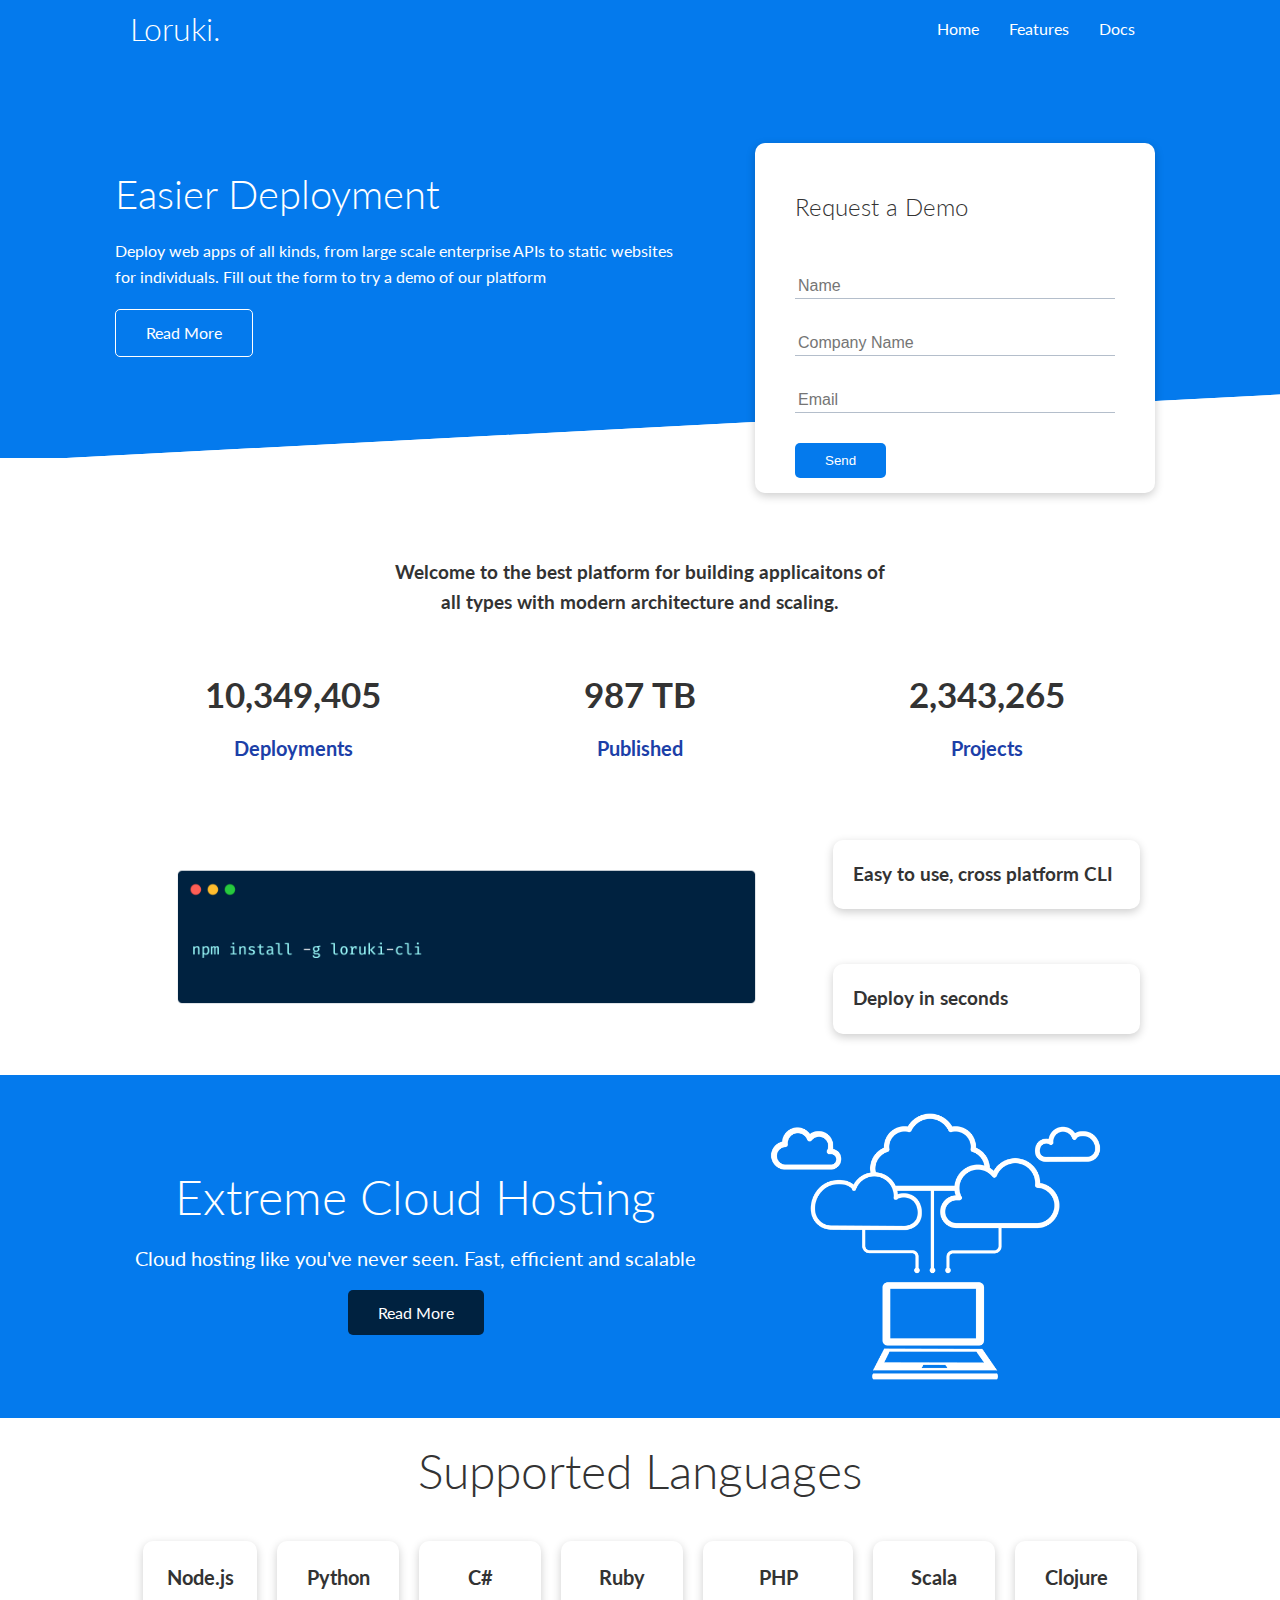
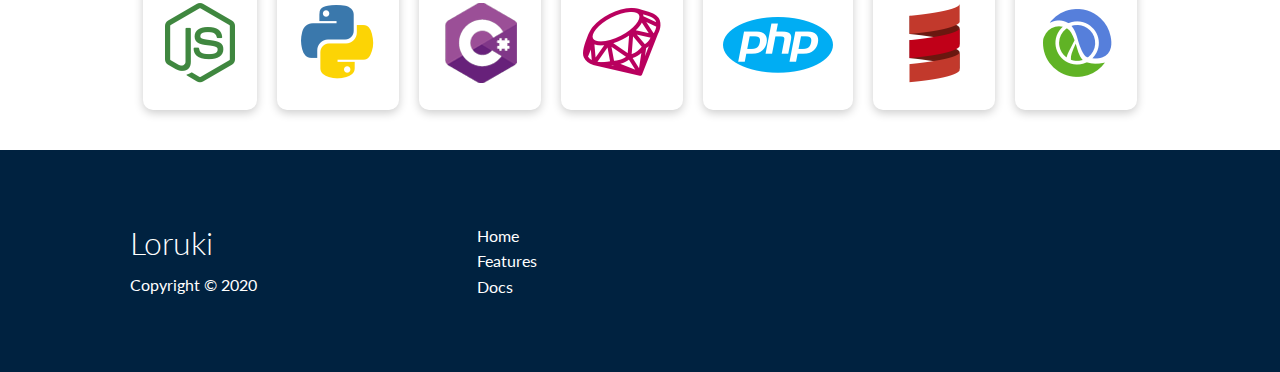
<file: Loruki/index.html>
<!DOCTYPE html>
<html lang="en">

<head>
    <meta charset="UTF-8">
    <meta http-equiv="X-UA-Compatible" content="IE=edge">
    <meta name="viewport" content="width=device-width, initial-scale=1.0">
    <link rel="stylesheet" href="https://cdnjs.cloudflare.com/ajax/libs/font-awesome/6.1.1/css/all.min.css" integrity="sha512-KfkfwYDsLkIlwQp6LFnl8zNdLGxu9YAA1QvwINks4PhcElQSvqcyVLLD9aMhXd13uQjoXtEKNosOWaZqXgel0g==" crossorigin="anonymous" referrerpolicy="no-referrer"
    />
    <link rel="stylesheet" href="css/utilities.css">
    <link rel="stylesheet" href="css/style.css">
    <title>Loruki | Cloud Hosting For Everyone</title>
</head>

<body>
    <!-- Navbar-->
    <div class="navbar">
        <div class="container flex">
            <h1 class="logo">Loruki.</h1>
            <nav>
                <ul>
                    <li><a href="index.html">Home</a></li>
                    <li><a href="features.html">Features</a></li>
                    <li><a href="docs.html">Docs</a></li>
                </ul>
            </nav>

        </div>
    </div>

    <!--Showcase-->
    <section class="showcase">
        <div class="container grid">
            <div class="showcase-text">
                <h1>Easier Deployment</h1>
                <p>Deploy web apps of all kinds, from large scale enterprise APIs to static websites for individuals. Fill out the form to try a demo of our platform</p>
                <a href="features.HTML" class="btn btn-outline">Read More</a>
            </div>

            <div class="showcase-form card">
                <h2>Request a Demo</h2>
                <form name="contact" method="POST" netlify-honeypot="bot-field" data-netlify="true">
                    <input type="hidden" name="form-name" value="contact">
                    <p class="hidden">
                        <label>
                          Don’t fill this out if you’re human: <input name="bot-field" />
                        </label>
                      </p>
                    <div class="form-control">
                        <input type="text" name="name" placeholder="Name" required>
                    </div>
                    <div class="form-control">
                        <input type="text" name="company" placeholder="Company Name" required>
                    </div>
                    <div class="form-control">
                        <input type="text" name="email" placeholder="Email" required>
                    </div>
                    <input type="submit" value="Send" class="btn btn-primary">
                </form>
            </div>
        </div>
    </section>

    <!-- Stats-->
    <section class="stats">
        <div class="container">
            <h3 class="stats-heading text-center my-1">
                Welcome to the best platform for building applicaitons of all types with modern architecture and scaling.
            </h3>

            <div class="grid grid-3 text-center my-4">
                <div>
                    <i class="fas fa-server fa-3x"></i>
                    <h3>10,349,405</h3>
                    <p class="text-secondary">Deployments</p>
                </div>
                <div>
                    <i class="fas fa-upload fa-3x"></i>
                    <h3>987 TB</h3>
                    <p class="text-secondary">Published</p>
                </div>
                <div>
                    <i class="fas fa-project-diagram fa-3x"></i>
                    <h3>2,343,265</h3>
                    <p class="text-secondary">Projects</p>
                </div>
            </div>
        </div>
    </section>

    <!--Cli-->
    <section class="cli">
        <div class="container grid">
            <img src="images/images/cli.png" alt="">
            <div class="card">
                <h3>Easy to use, cross platform CLI</h3>
            </div>
            <div class="card">
                <h3>Deploy in seconds</h3>
            </div>

        </div>
    </section>

    <!--Cloud-->
    <section class="cloud bg-primary my-2 py-2">
        <div class="container grid">
            <div class="text-center">
                <h2 class="lg">
                    Extreme Cloud Hosting
                </h2>
                <p class="lead my-1">Cloud hosting like you've never seen. Fast, efficient and scalable</p>
                <a href="features.html" class="btn btn-dark">Read More</a>
            </div>
            <img src="images/images/cloud.png" alt="">
        </div>
    </section>
    <!--Lagnuages-->
    <section class="languages">
        <h2 class="md text-center my-2">
            Supported Languages
        </h2>
        <div class="container flex">
            <div class="card">
                <h4>Node.js</h4>
                <img src="images/images/logos/node.png" alt="">
            </div>
            <div class="card">
                <h4>Python</h4>
                <img src="images/images/logos/python.png" alt="">
            </div>
            <div class="card">
                <h4>C#</h4>
                <img src="images/images/logos/csharp.png" alt="">
            </div>
            <div class="card">
                <h4>Ruby</h4>
                <img src="images/images/logos/ruby.png" alt="">
            </div>
            <div class="card">
                <h4>PHP</h4>
                <img src="images/images/logos/php.png" alt="">
            </div>
            <div class="card">
                <h4>Scala</h4>
                <img src="images/images/logos/scala.png" alt="">
            </div>
            <div class="card">
                <h4>Clojure</h4>
                <img src="images/images/logos/clojure.png" alt="">
            </div>
        </div>
    </section>
    <!--Footer-->
    <footer class="footer bg-dark py-5">
        <div class="container grid grid-3">
            <div>
                <h1>Loruki</h1>
                <p>Copyright &copy; 2020</p>
            </div>
            <nav>
                <ul>
                    <li><a href="index.html">Home</a></li>
                    <li><a href="features.html">Features</a></li>
                    <li><a href="docs.html">Docs</a></li>
                </ul>
            </nav>
            <div class="social">
                <a href="#"><i class="fab fa-github fa-2x"></i></a>
                <a href="#"><i class="fab fa-facebook fa-2x"></i></a>
                <a href="#"><i class="fab fa-instagram fa-2x"></i></a>
                <a href="#"><i class="fab fa-twitter fa-2x"></i></a>
            </div>
        </div>
    </footer>
</body>

</html>
</file>
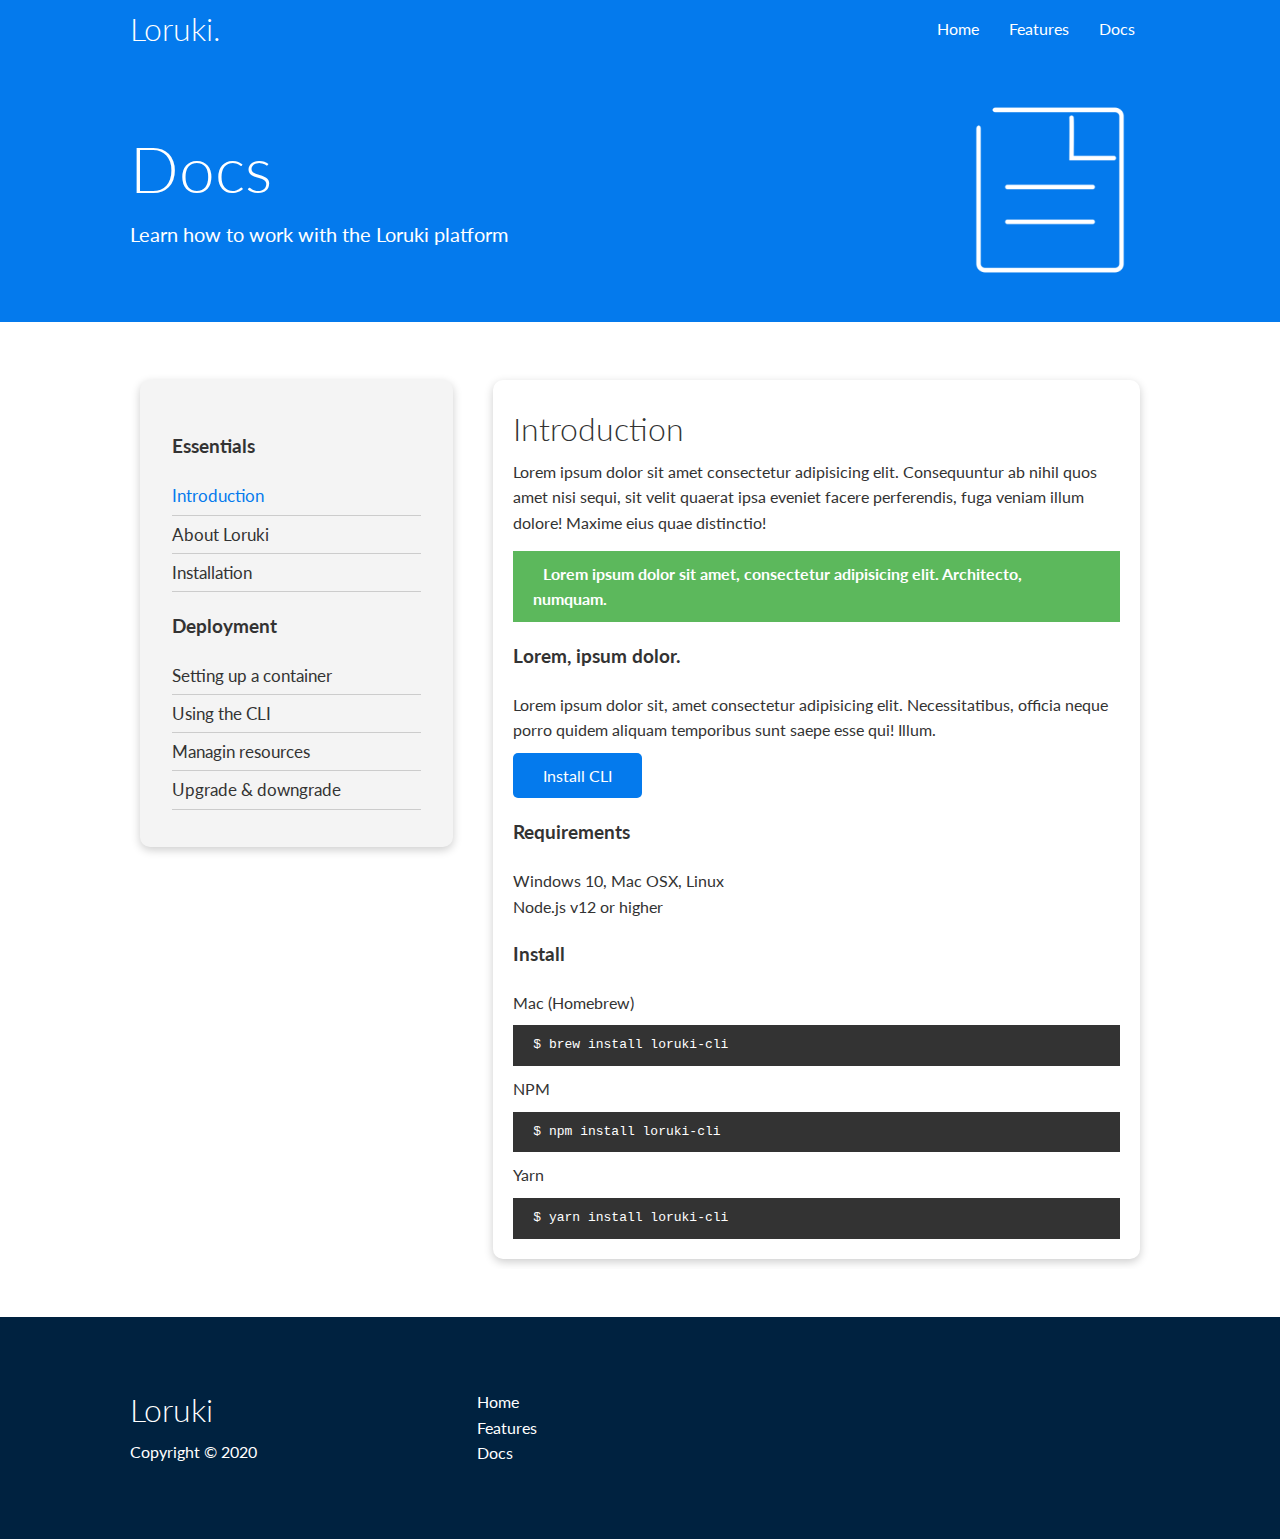
<file: Loruki/docs.html>
<!DOCTYPE html>
<html lang="en">

<head>
    <meta charset="UTF-8">
    <meta http-equiv="X-UA-Compatible" content="IE=edge">
    <meta name="viewport" content="width=device-width, initial-scale=1.0">
    <link rel="stylesheet" href="https://cdnjs.cloudflare.com/ajax/libs/font-awesome/6.1.1/css/all.min.css"
        integrity="sha512-KfkfwYDsLkIlwQp6LFnl8zNdLGxu9YAA1QvwINks4PhcElQSvqcyVLLD9aMhXd13uQjoXtEKNosOWaZqXgel0g=="
        crossorigin="anonymous" referrerpolicy="no-referrer" />
    <link rel="stylesheet" href="css/utilities.css">
    <link rel="stylesheet" href="css/style.css">
    <title>Loruki | Cloud Hosting For Everyone</title>
</head>

<body>
    <!-- Navbar-->
    <div class="navbar">
        <div class="container flex">
            <h1 class="logo">Loruki.</h1>
            <nav>
                <ul>
                    <li><a href="index.html">Home</a></li>
                    <li><a href="features.html">Features</a></li>
                    <li><a href="docs.html">Docs</a></li>
                </ul>
            </nav>

        </div>
    </div>

    <!--Head-->
    <section class="docs-head bg-primary py-3">
        <div class="container grid">
            <div>
                <h1 class="xl">Docs</h1>
                <p class="lead">Learn how to work with the Loruki platform</p>
            </div>
            <img src="images/images/docs.png" alt="">
        </div>
    </section>

    <!--Docs main-->
    <section class="docs-main my-4">
        <div class="container grid">
            <div class="card bg-light p-3">
                <h3 class="my-2">Essentials</h3>
                <nav>
                    <ul>
                        <li><a class="text-primary" href="#">Introduction</a></li>
                        <li><a href="#">About Loruki</a></li>
                        <li><a href="#">Installation</a></li>
                    </ul>
                </nav>

                <h3 class="my-2">Deployment</h3>
                <nav>
                    <ul>
                        <li><a href="#">Setting up a container</a></li>
                        <li><a href="#">Using the CLI</a></li>
                        <li><a href="#">Managin resources</a></li>
                        <li><a href="#">Upgrade & downgrade</a></li>
                    </ul>
                </nav>
            </div>
            <div class="card">
                <h1>Introduction</h1>
                <p>Lorem ipsum dolor sit amet consectetur adipisicing elit. Consequuntur ab nihil quos amet nisi sequi,
                    sit velit quaerat ipsa eveniet facere perferendis, fuga veniam illum dolore! Maxime eius quae
                    distinctio!</p>

                <div class="alert alert-success">
                    <i class="fas fa-info"></i> Lorem ipsum dolor sit amet, consectetur adipisicing elit. Architecto,
                    numquam.
                </div>

                <h3>Lorem, ipsum dolor.</h3>
                <p>Lorem ipsum dolor sit, amet consectetur adipisicing elit. Necessitatibus, officia neque porro quidem
                    aliquam temporibus sunt saepe esse qui! Illum.</p>
                    <a href="#" class="btn btn-primary">Install CLI</a>

                    <h3>Requirements</h3>
                    <ul><li>
                        Windows 10, Mac OSX, Linux
                    </li>
                <li>Node.js v12 or higher</li></ul>

                <h3>Install</h3>
                <p>Mac (Homebrew)</p>
                <pre><code>$ brew install loruki-cli</code></pre>
                <p>NPM</p>
                <pre><code>$ npm install loruki-cli</code></pre>
                <p>Yarn</p>
                <pre><code>$ yarn install loruki-cli</code></pre>
            </div>
        </div>
    </section>


    <!--Footer-->
    <footer class="footer bg-dark py-5">
        <div class="container grid grid-3">
            <div>
                <h1>Loruki</h1>
                <p>Copyright &copy; 2020</p>
            </div>
            <nav>
                <ul>
                    <li><a href="index.html">Home</a></li>
                    <li><a href="features.html">Features</a></li>
                    <li><a href="docs.html">Docs</a></li>
                </ul>
            </nav>
            <div class="social">
                <a href="#"><i class="fab fa-github fa-2x"></i></a>
                <a href="#"><i class="fab fa-facebook fa-2x"></i></a>
                <a href="#"><i class="fab fa-instagram fa-2x"></i></a>
                <a href="#"><i class="fab fa-twitter fa-2x"></i></a>
            </div>
        </div>
    </footer>
</body>

</html>
</file>
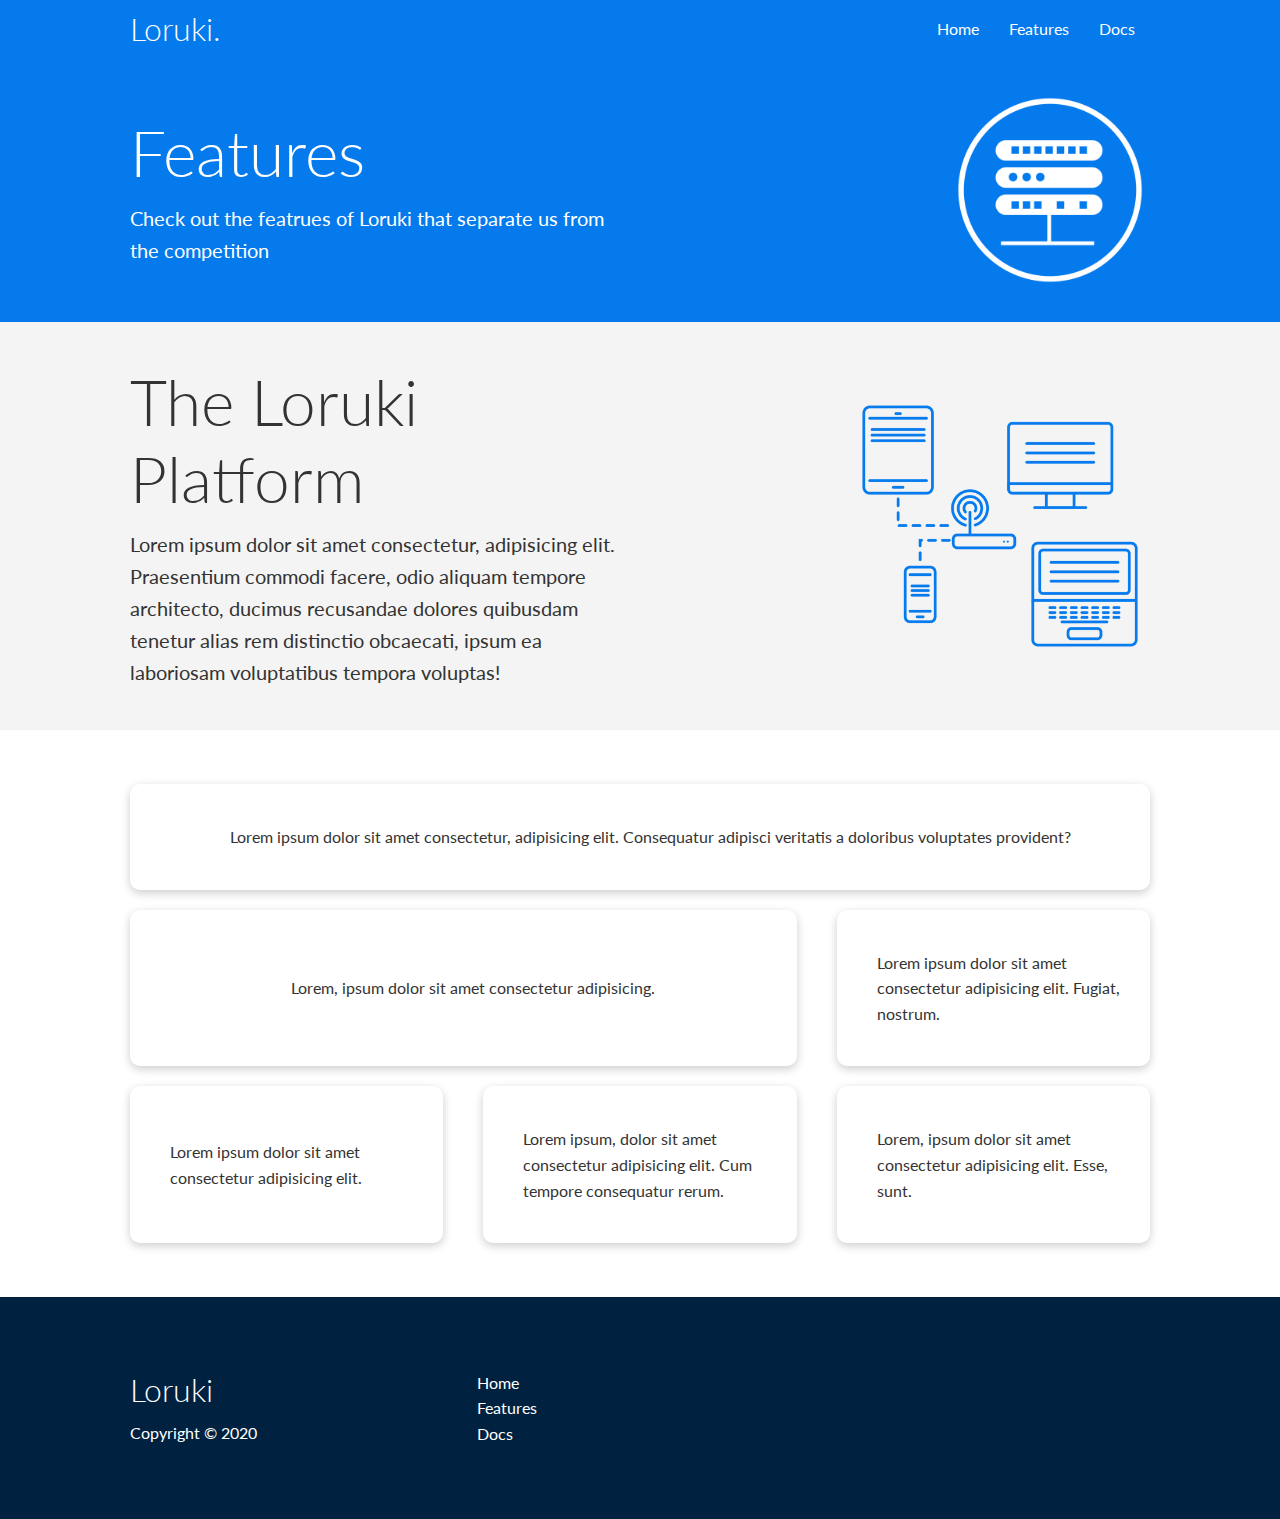
<file: Loruki/features.html>
<!DOCTYPE html>
<html lang="en">

<head>
    <meta charset="UTF-8">
    <meta http-equiv="X-UA-Compatible" content="IE=edge">
    <meta name="viewport" content="width=device-width, initial-scale=1.0">
    <link rel="stylesheet" href="https://cdnjs.cloudflare.com/ajax/libs/font-awesome/6.1.1/css/all.min.css"
        integrity="sha512-KfkfwYDsLkIlwQp6LFnl8zNdLGxu9YAA1QvwINks4PhcElQSvqcyVLLD9aMhXd13uQjoXtEKNosOWaZqXgel0g=="
        crossorigin="anonymous" referrerpolicy="no-referrer" />
    <link rel="stylesheet" href="css/utilities.css">
    <link rel="stylesheet" href="css/style.css">
    <title>Loruki | Cloud Hosting For Everyone</title>
</head>

<body>
    <!-- Navbar-->
    <div class="navbar">
        <div class="container flex">
            <h1 class="logo">Loruki.</h1>
            <nav>
                <ul>
                    <li><a href="index.html">Home</a></li>
                    <li><a href="features.html">Features</a></li>
                    <li><a href="docs.html">Docs</a></li>
                </ul>
            </nav>

        </div>
    </div>

    <!--Head-->
    <section class="features-head bg-primary py-3">
        <div class="container grid">
            <div>
                <h1 class="xl">Features</h1>
                <p class="lead">Check out the featrues of Loruki that separate us from the competition</p>
            </div>
            <img src="images/images/server.png" alt="">
        </div>
    </section>

    <!--Sub head-->
    <section class="section features-sub-head bg-light py-3">
        <div class="container grid">
            <div>
                <h1 class="xl">The Loruki Platform</h1>
                <p class="lead">Lorem ipsum dolor sit amet consectetur, adipisicing elit. Praesentium commodi facere,
                    odio aliquam tempore architecto, ducimus recusandae dolores quibusdam tenetur alias rem distinctio
                    obcaecati, ipsum ea laboriosam voluptatibus tempora voluptas!</p>
            </div>
            <img src="images/images/server2.png" alt="">
        </div>
    </section>

    <section class="features-main my-2">
        <div class="container grid grid-3">
            <div class="card flex">
                <i class="fas fa-server fa-3x"></i>
                <p>Lorem ipsum dolor sit amet consectetur, adipisicing elit. Consequatur adipisci veritatis a doloribus voluptates provident?</p>
            </div>
            <div class="card flex">
                <i class="fas fa-network-wired fa-3x"></i>
                <p>Lorem, ipsum dolor sit amet consectetur adipisicing.</p>
            </div>
            <div class="card flex">
                <i class="fas fa-laptop-code fa-3x"></i>
                <p>Lorem ipsum dolor sit amet consectetur adipisicing elit. Fugiat, nostrum.</p>
            </div>
            <div class="card flex">
                <i class="fas fa-database fa-3x"></i>
                <p>Lorem ipsum dolor sit amet consectetur adipisicing elit.</p>
            </div>
            <div class="card flex">
                <i class="fas fa-power-off fa-3x"></i>
                <p>Lorem ipsum, dolor sit amet consectetur adipisicing elit. Cum tempore consequatur rerum.</p>
            </div>
            <div class="card flex">
                <i class="fas fa-upload fa-3x"></i>
                <p>Lorem, ipsum dolor sit amet consectetur adipisicing elit. Esse, sunt.</p>
            </div>
        </div>
    </section>

    <!--Footer-->
    <footer class="footer bg-dark py-5">
        <div class="container grid grid-3">
            <div>
                <h1>Loruki</h1>
                <p>Copyright &copy; 2020</p>
            </div>
            <nav>
                <ul>
                    <li><a href="index.html">Home</a></li>
                    <li><a href="features.html">Features</a></li>
                    <li><a href="docs.html">Docs</a></li>
                </ul>
            </nav>
            <div class="social">
                <a href="#"><i class="fab fa-github fa-2x"></i></a>
                <a href="#"><i class="fab fa-facebook fa-2x"></i></a>
                <a href="#"><i class="fab fa-instagram fa-2x"></i></a>
                <a href="#"><i class="fab fa-twitter fa-2x"></i></a>
            </div>
        </div>
    </footer>
</body>

</html>
</file>
<file: Loruki/css/utilities.css>
.container {
        max-width: 1100px;
        margin: 0 auto;
        overflow: auto;
        padding: 0 40px;
    }
    
    .card {
        background-color: #fff;
        color: #333;
        border-radius: 10px;
        box-shadow: 0 3px 10px rgba(0, 0, 0, 0.2);
        padding: 20px;
        margin: 10px;
    }
    
    .btn {
        display: inline-block;
        padding: 10px 30px;
        cursor: pointer;
        background: var(--primary-color);
        color: #fff;
        border: none;
        border-radius: 5px;
    }
    
    .btn-outline {
        background-color: transparent;
        border: 1px #fff solid;
    }
    
    .btn:hover {
        transform: scale(.98)
    }

    /*Backgrounds & colored buttons */
    .bg-primary,
    .btn-primary {
        background-color: var(--primary-color);
        color: white;
    }
    
    .bg-secondary,
    .btn-secondary {
        background-color: var(--secondary-color);
        color: white;
    }
    
    .bg-dark,
    .btn-dark {
        background-color: var(--dark-color);
        color: white;
    }

    .bg-light,
    .btn-light {
        background-color: var(--light-color);
        color: #333;
    }

    .bg-primary a,
    .btn-primary a,
    .bg-secondary a,
    .btn-secondary a,
    .bg-dark a,
    .btn-dark a {
        color: white;
    }

    /*Text colors*/
    .text-primary {
        color: var(--primary-color);
    }
    
    .text-secondary {
        color: var(--secondary-color);
    }
    
    .text-dark {
        color: var(--dark-color);
    }

    .text-light {
        color: var(--light-color);
    }

    /*Text sizes */
    
    .lead {
        font-size: 20px
    }
    
    .sm {
        font-size: 1rem;
    }
    
    .md {
        font-size: 3rem;
    }
    
    .lg {
        font-size: 3rem;
    }

    .xl {
        font-size:  4rem;;
    }

    .text-center {
        text-align: center;
    }

    /*Alert*/
    .alert {
        background-color: var(--light-color);
        padding: 10px 20px;
        font-weight: bold;
        margin: 15px 0;
    }

    .alert i {
        margin-right: 10px;
    }

    .alert-success {
        background-color: var(--success-color);
        color: #fff;
    }

    .alert-error {
        background-color: var(--error-color);
        color: #fff;
    }
    
    .flex {
        display: flex;
        justify-content: center;
        align-items: center;
        height: 100%;
    }
    
    .grid {
        display: grid;
        grid-template-columns: repeat(2, 1fr);
        gap: 20px;
        justify-content: center;
        align-items: center;
        height: 100%;
    }
    
    .grid-3 {
        grid-template-columns: repeat(3, 1fr);
    }
    /* Margin */
    
    .my-1 {
        margin: 1rem 0;
    }
    
    .my-2 {
        margin: 1.5rem 0;
    }
    
    .my-3 {
        margin: 2rem 0;
    }
    
    .my-4 {
        margin: 3rem 0;
    }
    
    .my-5 {
        margin: 4rem 0;
    }
    
    .m-1 {
        margin: 1rem;
    }
    
    .m-2 {
        margin: 1.5rem;
    }
    
    .m-3 {
        margin: 2rem;
    }
    
    .m-4 {
        margin: 3rem;
    }
    
    .m-5 {
        margin: 4rem;
    }
    /* Padding */
    
    .py-1 {
        padding: 1rem 0;
    }
    
    .py-2 {
        padding: 1.5rem 0;
    }
    
    .py-3 {
        padding: 2rem 0;
    }
    
    .py-4 {
        padding: 3rem 0;
    }
    
    .py-5 {
        padding: 4rem 0;
    }
    
    .p-1 {
        padding: 1rem;
    }
    
    .p-2 {
        padding: 1.5rem;
    }
    
    .p-3 {
        padding: 2rem;
    }
    
    .p-4 {
        padding: 3rem;
    }
    
    .p-5 {
        padding: 4rem;
    }
</file>
<file: Loruki/css/style.css>
@import url('https://fonts.googleapis.com/css2?family=Lato:wght@300&display=swap');
:root {
    --primary-color: #047aed;
    --secondary-color: #1c3fa8;
    --dark-color: #002240;
    --light-color: #f4f4f4;
    --success-color: #5cb85c;
    --error-color: #d9534f;
}

* {
    box-sizing: border-box;
    padding: 0;
    margin: 0;
}

body {
    font-family: 'Lato', sans-serif;
    color: #333;
    line-height: 1.6;
}

ul {
    list-style-type: none;
}

a {
    text-decoration: none;
    color: #333;
}

h1,
h2 {
    font-weight: 300;
    line-height: 1.2;
    margin: 10px 0;
}

p {
    margin: 10px 0;
}

img {
    width: 100%;
}

code, pre {
    background: #333;
    color: #fff;
    padding: 10px;
}

.hidden {
    visibility: hidden;
    height: 0;
}

/*Navbar*/

.navbar {
    background-color: var(--primary-color);
    color: white;
    height: 70%;
}

.navbar ul {
    display: flex;
}

.navbar a {
    color: white;
    padding: 10px;
    margin: 0 5px;
}

.navbar a:hover {
    border-bottom: 2px #fff solid;
}

.navbar .flex {
    justify-content: space-between;
}


/*Showcase*/

.showcase {
    height: 400px;
    background-color: var(--primary-color);
    color: #fff;
    position: relative;
}

.showcase h1 {
    font-size: 40px;
}

.showcase p {
    margin: 20px 0;
}

.showcase .grid {
    overflow: visible;
    grid-template-columns: 55% 45%;
    gap: 30px;
}

.showcase-text {
    animation: slideInFromLeft 1s ease-in;
}

.showcase-form {
    position: relative;
    top: 60px;
    height: 350px;
    width: 400px;
    padding: 40px;
    z-index: 100;
    justify-self: flex-end;
    animation: slideInFromRight 1s ease-in;
}

.showcase-form .form-control {
    margin: 30px 0;
}

.showcase-form input[type="text"],
.showcase-form input[type="email"] {
    border: 0;
    border-bottom: 1px solid #b4becb;
    width: 100%;
    padding: 3px;
    font-size: 16px;
}

.showcase-form input:focus {
    outline: none;
}

.showcase::before,
.showcase::after {
    content: '';
    position: absolute;
    height: 100px;
    bottom: -70px;
    right: 0;
    left: 0;
    background: white;
    transform: skewY(-3deg);
    -webkit-transform: skewY(-3deg);
    -moz-transform: skewY(-3deg);
    -ms-transform: skewY(-3deg);
}


/* Stats */

.stats {
    padding-top: 100px;
    animation: slideInFromBottom 1s ease-in;
}

.stats-heading {
    max-width: 500px;
    margin: auto;
}

.stats .grid h3 {
    font-size: 35px;
}

.stats .grid p {
    font-size: 20px;
    font-weight: bold;
}


/* Cli */

.cli .grid {
    grid-template-columns: repeat(3, 1fr);
    grid-template-rows: repeat(2, 1fr);
}

.cli .grid>*:first-child {
    grid-column: 1 /span 2;
    grid-row: 1 / span 2;
    ;
}


/*Cloud*/

.cloud .grid {
    grid-template-columns: 4fr 3fr;
}

/* Languages */
.languages .flex {
    flex-wrap: wrap;
}

.languages .card {
    text-align: center;
    margin: 18px 10px 40px;
    transition: transform 0.2s ease-in;
}

.languages .card h4 {
    font-size: 20px;
    margin-bottom: 10px;
}

.languages .card:hover {
    transform: translateY(-15px);
}

/*Features*/
.features-head img, .docs-head img {
    width: 200px;
    justify-self: flex-end;
}

.features-sub-head img {
    width: 300px;
    justify-self: flex-end;
}

.features-main .card > i {
    margin-right: 20px;
}

.features-main .grid {
    padding: 30px;
}

.features-main .grid>*:first-child {
    grid-column: 1 /span 3;
}

.features-main .grid>*:nth-child(2) {
    grid-column: 1 /span 2;
}

/*Docs*/
.docs-main h3 {
    margin: 20px 0;
}

.docs-main .grid {
    grid-template-columns: 1fr 2fr;
    align-items: flex-start;
}

.docs-main nav li {
    font-size: 17px;
    padding-bottom: 5px;
    margin-bottom: 5px;
    border-bottom: 1px #ccc solid ;
}

.docs-main a:hover {
    font-weight: bold;
}

/* Footer */
.footer .social a {
    margin: 0 10px;;
}

/* Animations */
@keyframes slideInFromLeft {
    0% {
        transform: translateX(-100%);
    }
    100% {
        transform: translateX(0);
    }
}

@keyframes slideInFromRight {
    0% {
        transform: translateX(100%);
    }
    100% {
        transform: translateX(0);
    }
}

@keyframes slideInFromTop {
    0% {
        transform: translateY(-100%);
    }
    100% {
        transform: translateX(0);
    }
}

@keyframes slideInFromBottom {
    0% {
        transform: translateY(100%);
    }
    100% {
        transform: translateX(0);
    }
}

/* Tablets and under */
@media(max-width: 768px) {
    .grid,
    .showcase .grid,
    .stats .grid,
    .cli .grid,
    .cloud .grid,
    .features-main .grid,
    .docs-main .grid {
        grid-template-columns: 1fr;
        grid-template-rows: 1fr;
    }

    .showcase {
        height: auto;
    }

    .showcase-text {
        text-align: center;
        margin-top: 40px;
        animation: slideInFromTop 1s ease-in;
    }

    .showcase-form {
        justify-self: center;
        margin: auto;
        animation: slideInFromBottom 1s ease-in;
    }

    .cli .grid>*:first-child {
        grid-column: 1;
        grid-row: 1;
    }

    .features-head img, 
    .features-sub-head img,
    .docs-head img {
        justify-self: center;
    }

    .features-main .grid >*:first-child,
    .features-main .grid >*:nth-child(2) {
        grid-column: 1;
    }
}

/* Mobile */
@media(max-width: 500px) {
    .navbar {
        height: 110px;
    }

    .navbar .flex {
        flex-direction: column;
    }

    .navbar ul {
        padding: 10px;
        background-color: rgba(0,0,0,0.1);
    }
}
</file>
